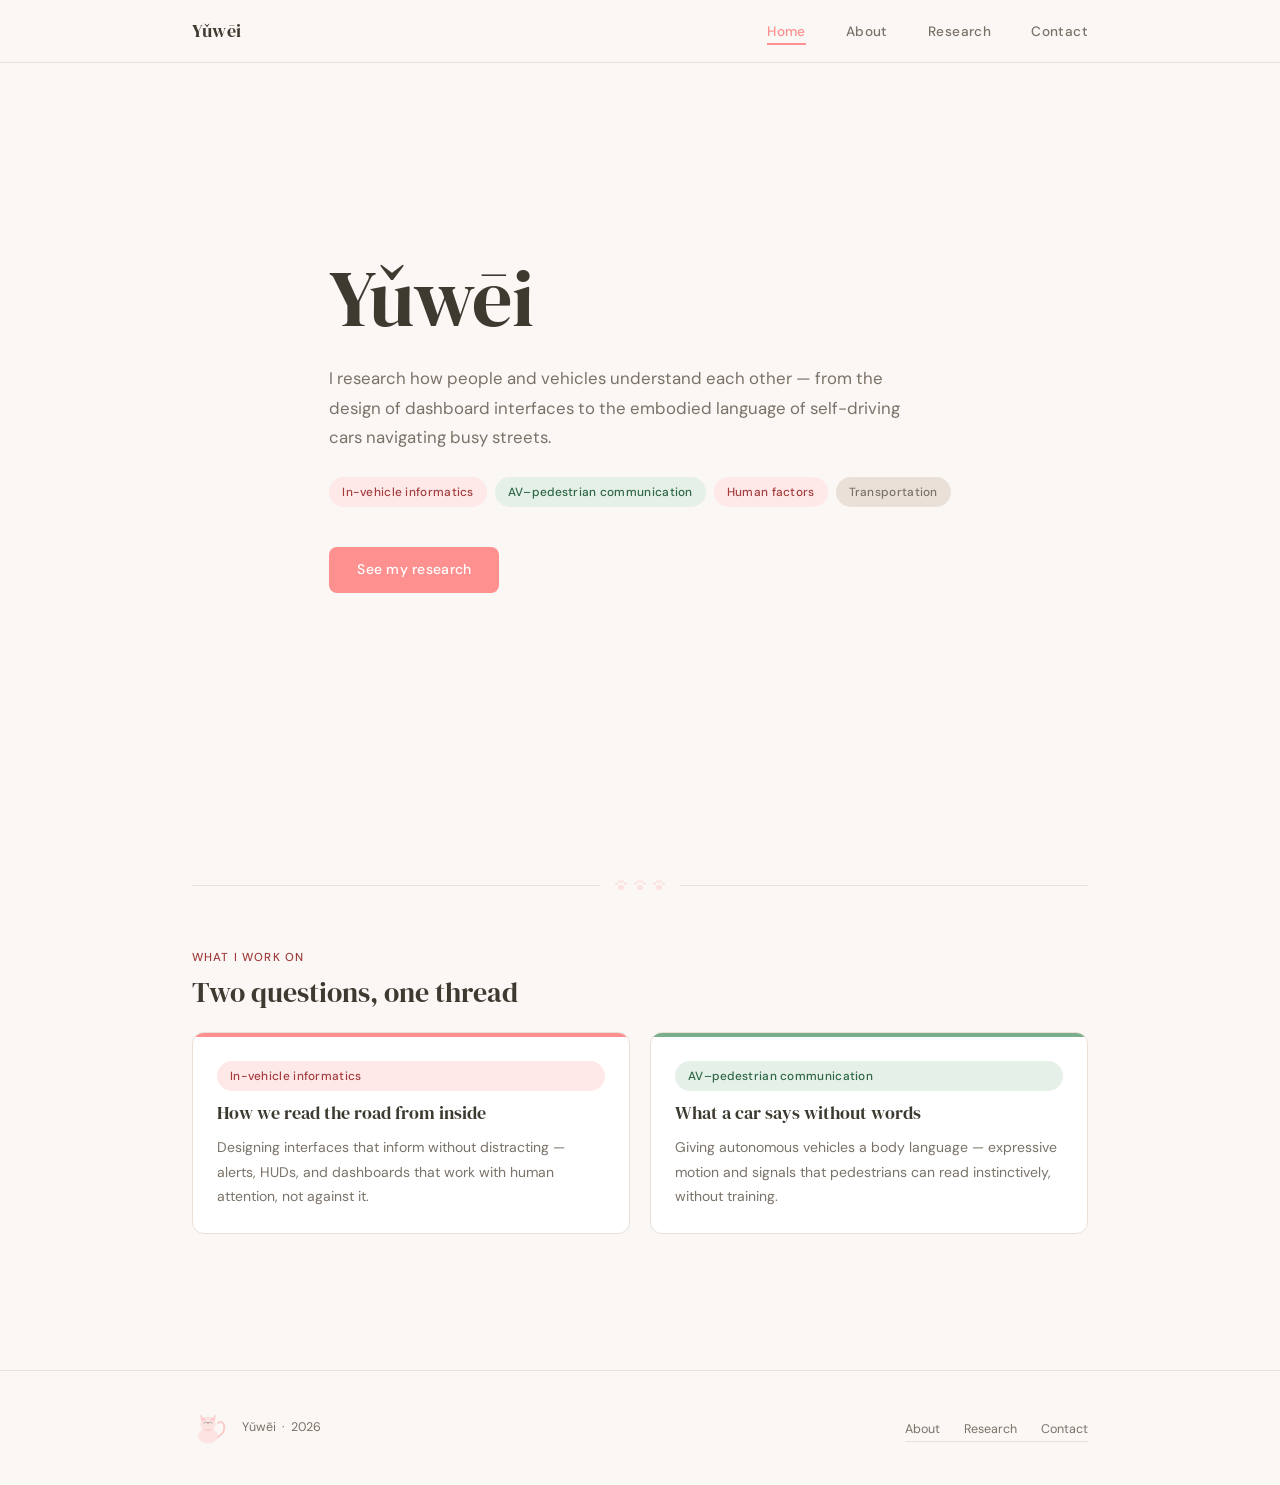
<file: index.html>
<!DOCTYPE html>
<html lang="en">
<head>
  <meta charset="UTF-8">
  <meta name="viewport" content="width=device-width, initial-scale=1.0">
  <title>Yǔwēi — Human Factors Researcher</title>
  <meta name="description" content="Yǔwēi researches how people and vehicles understand each other — in-vehicle informatics and AV–pedestrian communication.">
  <link rel="stylesheet" href="style.css">
  <link rel="icon" href="data:image/svg+xml,<svg xmlns='http://www.w3.org/2000/svg' viewBox='0 0 32 32'><polygon points='6,13 9,3 13,11' fill='%23FF9090'/><polygon points='19,11 23,3 26,13' fill='%23FF9090'/><circle cx='16' cy='19' r='11' fill='%23FF9090'/><ellipse cx='12' cy='17' rx='1.5' ry='2' fill='%23FAF7F4'/><ellipse cx='20' cy='17' rx='1.5' ry='2' fill='%23FAF7F4'/><ellipse cx='16' cy='22' rx='1.5' ry='1' fill='%23FFD0D0'/></svg>">
</head>
<body>

  <nav>
    <div class="container nav-inner">
      <a href="index.html" class="nav-brand">Yǔwēi</a>
      <ul class="nav-links">
        <li><a href="index.html" class="active">Home</a></li>
        <li><a href="about.html">About</a></li>
        <li><a href="projects.html">Research</a></li>
        <li><a href="contact.html">Contact</a></li>
      </ul>
      <button class="nav-toggle" aria-label="Toggle navigation" aria-expanded="false">
        <svg width="22" height="22" viewBox="0 0 22 22" fill="none" stroke="currentColor" stroke-width="1.5" stroke-linecap="round" aria-hidden="true">
          <line x1="3" y1="6" x2="19" y2="6"/>
          <line x1="3" y1="11" x2="19" y2="11"/>
          <line x1="3" y1="16" x2="19" y2="16"/>
        </svg>
      </button>
    </div>
  </nav>

  <main>
    <!-- Hero -->
    <section class="hero">
      <div class="container">
        <div class="fade-in">
          <h1>Yǔwēi</h1>
          <p class="subtitle">
            I research how people and vehicles understand each other —
            from the design of dashboard interfaces to the embodied
            language of self-driving cars navigating busy streets.
          </p>
          <div class="tags">
            <span class="tag tag-primary">In-vehicle informatics</span>
            <span class="tag tag-secondary">AV–pedestrian communication</span>
            <span class="tag tag-primary">Human factors</span>
            <span class="tag tag-neutral">Transportation</span>
          </div>
          <a href="projects.html" class="btn btn-primary">See my research</a>
        </div>
      </div>
    </section>

    <!-- Research threads -->
    <section class="section">
      <div class="container">

        <div class="paw-divider">
          <div class="paw-divider-line"></div>
          <div class="paw-divider-icon">
            <svg width="14" height="14" viewBox="0 0 14 14" fill="currentColor" aria-hidden="true"><ellipse cx="7" cy="9.5" rx="3" ry="2.5"/><ellipse cx="2.5" cy="5.5" rx="1.4" ry="1.2"/><ellipse cx="5.5" cy="3.5" rx="1.4" ry="1.2"/><ellipse cx="8.5" cy="3.5" rx="1.4" ry="1.2"/><ellipse cx="11.5" cy="5.5" rx="1.4" ry="1.2"/></svg>
            <svg width="14" height="14" viewBox="0 0 14 14" fill="currentColor" aria-hidden="true"><ellipse cx="7" cy="9.5" rx="3" ry="2.5"/><ellipse cx="2.5" cy="5.5" rx="1.4" ry="1.2"/><ellipse cx="5.5" cy="3.5" rx="1.4" ry="1.2"/><ellipse cx="8.5" cy="3.5" rx="1.4" ry="1.2"/><ellipse cx="11.5" cy="5.5" rx="1.4" ry="1.2"/></svg>
            <svg width="14" height="14" viewBox="0 0 14 14" fill="currentColor" aria-hidden="true"><ellipse cx="7" cy="9.5" rx="3" ry="2.5"/><ellipse cx="2.5" cy="5.5" rx="1.4" ry="1.2"/><ellipse cx="5.5" cy="3.5" rx="1.4" ry="1.2"/><ellipse cx="8.5" cy="3.5" rx="1.4" ry="1.2"/><ellipse cx="11.5" cy="5.5" rx="1.4" ry="1.2"/></svg>
          </div>
          <div class="paw-divider-line"></div>
        </div>

        <p class="section-label">What I work on</p>
        <h2 class="section-title">Two questions, one thread</h2>

        <div class="research-threads">
          <div class="thread-card fade-in">
            <div class="thread-accent" style="background: var(--primary);"></div>
            <div class="thread-body">
              <span class="tag tag-primary">In-vehicle informatics</span>
              <h3>How we read the road from inside</h3>
              <p>Designing interfaces that inform without distracting — alerts, HUDs, and dashboards that work with human attention, not against it.</p>
            </div>
          </div>
          <div class="thread-card fade-in">
            <div class="thread-accent" style="background: var(--secondary);"></div>
            <div class="thread-body">
              <span class="tag tag-secondary">AV–pedestrian communication</span>
              <h3>What a car says without words</h3>
              <p>Giving autonomous vehicles a body language — expressive motion and signals that pedestrians can read instinctively, without training.</p>
            </div>
          </div>
        </div>

      </div>
    </section>
  </main>

  <footer>
    <div class="container footer-inner">
      <div class="footer-cat">
        <svg width="38" height="34" viewBox="0 0 38 34" fill="none" aria-hidden="true">
          <path d="M26 26 Q34 21 32 14 Q30 9 26 12" stroke="#FF9090" stroke-width="1.8" stroke-linecap="round" fill="none" opacity="0.45"/>
          <ellipse cx="16" cy="25" rx="10" ry="7.5" fill="#FF9090" opacity="0.18"/>
          <circle cx="16" cy="13" r="7.5" fill="#FF9090" opacity="0.18"/>
          <polygon points="9,10 8,3 14,9" fill="#FF9090" opacity="0.32"/>
          <polygon points="18,9 24,3 23,10" fill="#FF9090" opacity="0.32"/>
          <path d="M12 12 Q14 10.5 16 12" stroke="#3D3A30" stroke-width="1.2" stroke-linecap="round" fill="none" opacity="0.32"/>
          <path d="M16 12 Q18 10.5 20 12" stroke="#3D3A30" stroke-width="1.2" stroke-linecap="round" fill="none" opacity="0.32"/>
        </svg>
        <span class="footer-copy">Yǔwēi &nbsp;·&nbsp; 2026</span>
      </div>
      <nav aria-label="Footer navigation">
        <ul style="display:flex; gap:1.5rem; list-style:none;">
          <li><a href="about.html" style="font-size:0.78rem; color:var(--text-muted);">About</a></li>
          <li><a href="projects.html" style="font-size:0.78rem; color:var(--text-muted);">Research</a></li>
          <li><a href="contact.html" style="font-size:0.78rem; color:var(--text-muted);">Contact</a></li>
        </ul>
      </nav>
    </div>
  </footer>

  <script src="main.js"></script>
</body>
</html>
</file>
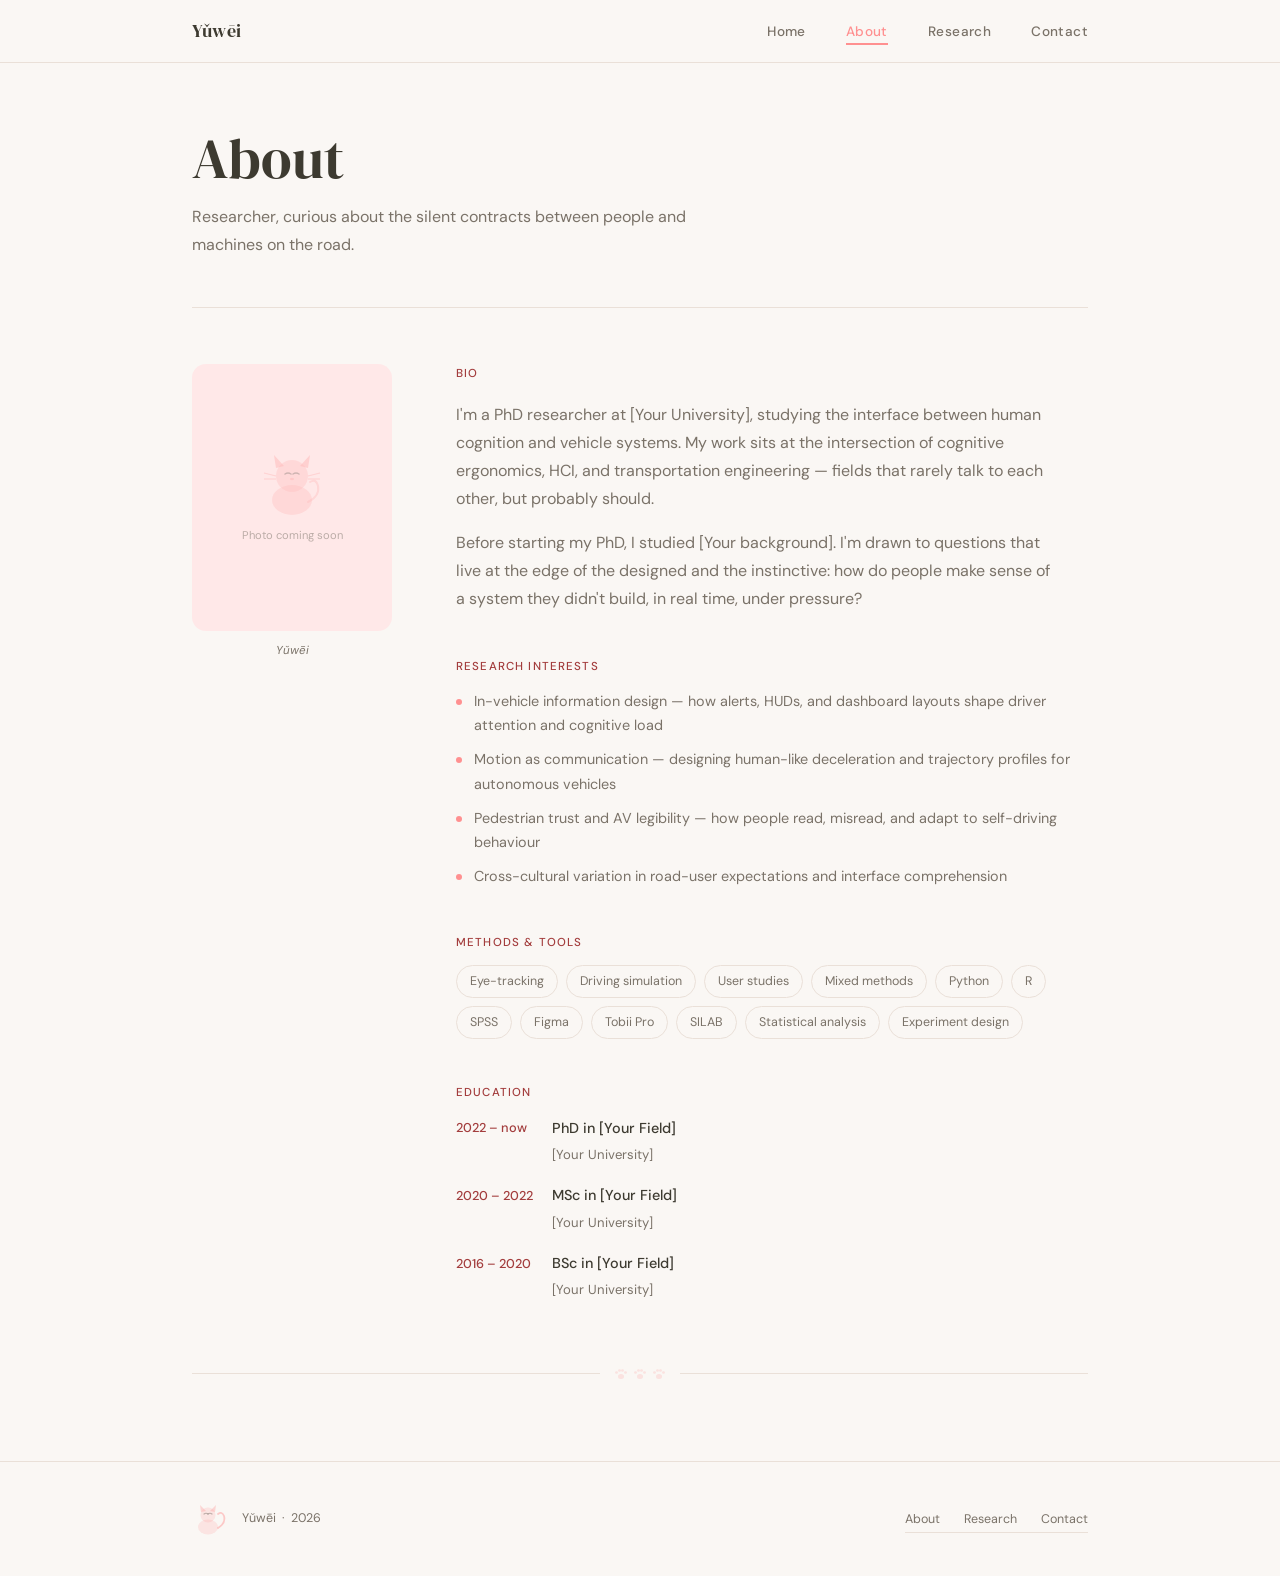
<file: about.html>
<!DOCTYPE html>
<html lang="en">
<head>
  <meta charset="UTF-8">
  <meta name="viewport" content="width=device-width, initial-scale=1.0">
  <title>About — Yǔwēi</title>
  <meta name="description" content="About Yǔwēi — human factors researcher in transportation, in-vehicle informatics, and AV–pedestrian communication.">
  <link rel="stylesheet" href="style.css">
  <link rel="icon" href="data:image/svg+xml,<svg xmlns='http://www.w3.org/2000/svg' viewBox='0 0 32 32'><polygon points='6,13 9,3 13,11' fill='%23FF9090'/><polygon points='19,11 23,3 26,13' fill='%23FF9090'/><circle cx='16' cy='19' r='11' fill='%23FF9090'/><ellipse cx='12' cy='17' rx='1.5' ry='2' fill='%23FAF7F4'/><ellipse cx='20' cy='17' rx='1.5' ry='2' fill='%23FAF7F4'/><ellipse cx='16' cy='22' rx='1.5' ry='1' fill='%23FFD0D0'/></svg>">
</head>
<body>

  <nav>
    <div class="container nav-inner">
      <a href="index.html" class="nav-brand">Yǔwēi</a>
      <ul class="nav-links">
        <li><a href="index.html">Home</a></li>
        <li><a href="about.html" class="active">About</a></li>
        <li><a href="projects.html">Research</a></li>
        <li><a href="contact.html">Contact</a></li>
      </ul>
      <button class="nav-toggle" aria-label="Toggle navigation" aria-expanded="false">
        <svg width="22" height="22" viewBox="0 0 22 22" fill="none" stroke="currentColor" stroke-width="1.5" stroke-linecap="round" aria-hidden="true">
          <line x1="3" y1="6" x2="19" y2="6"/>
          <line x1="3" y1="11" x2="19" y2="11"/>
          <line x1="3" y1="16" x2="19" y2="16"/>
        </svg>
      </button>
    </div>
  </nav>

  <main>
    <div class="container">

      <header class="page-header fade-in">
        <h1>About</h1>
        <p class="subtitle">Researcher, curious about the silent contracts between people and machines on the road.</p>
      </header>

      <div class="about-layout">

        <!-- Photo column -->
        <div class="photo-wrap fade-in">
          <div class="photo-frame">
            <!-- Replace the block below with: <img src="photo.jpg" alt="Yǔwēi"> -->
            <div style="display:flex; flex-direction:column; align-items:center; gap:0.5rem; opacity:0.5;">
              <svg width="72" height="68" viewBox="0 0 72 68" fill="none" aria-hidden="true">
                <ellipse cx="36" cy="50" rx="20" ry="15" fill="#FF9090" opacity="0.35"/>
                <circle cx="36" cy="26" r="16" fill="#FF9090" opacity="0.35"/>
                <polygon points="20,18 18,5 28,16" fill="#FF9090" opacity="0.55"/>
                <polygon points="44,16 54,5 52,18" fill="#FF9090" opacity="0.55"/>
                <line x1="20" y1="26" x2="8" y2="23" stroke="#FF9090" stroke-width="1.2" opacity="0.5"/>
                <line x1="20" y1="29" x2="8" y2="29" stroke="#FF9090" stroke-width="1.2" opacity="0.5"/>
                <line x1="52" y1="26" x2="64" y2="23" stroke="#FF9090" stroke-width="1.2" opacity="0.5"/>
                <line x1="52" y1="29" x2="64" y2="29" stroke="#FF9090" stroke-width="1.2" opacity="0.5"/>
                <path d="M29 24 Q32 22 35 24" stroke="#3D3A30" stroke-width="1.5" stroke-linecap="round" fill="none" opacity="0.5"/>
                <path d="M37 24 Q40 22 43 24" stroke="#3D3A30" stroke-width="1.5" stroke-linecap="round" fill="none" opacity="0.5"/>
                <ellipse cx="36" cy="29" rx="2" ry="1.3" fill="#FF9090" opacity="0.55"/>
                <path d="M52 52 Q64 46 62 36 Q60 28 54 32" stroke="#FF9090" stroke-width="2" stroke-linecap="round" fill="none" opacity="0.4"/>
              </svg>
              <span style="font-size:0.7rem; color:var(--text-muted);">Photo coming soon</span>
            </div>
          </div>
          <p class="photo-caption">Yǔwēi</p>
        </div>

        <!-- Content column -->
        <div class="about-content">

          <div class="about-bio fade-in">
            <p class="section-label">Bio</p>
            <p>
              I'm a PhD researcher at [Your University], studying the interface between human cognition
              and vehicle systems. My work sits at the intersection of cognitive ergonomics, HCI, and
              transportation engineering — fields that rarely talk to each other, but probably should.
            </p>
            <p>
              Before starting my PhD, I studied [Your background]. I'm drawn to questions that live at
              the edge of the designed and the instinctive: how do people make sense of a system they
              didn't build, in real time, under pressure?
            </p>
          </div>

          <div class="fade-in">
            <p class="section-label">Research interests</p>
            <ul class="interest-list">
              <li>
                <span class="interest-bullet"></span>
                <span>In-vehicle information design — how alerts, HUDs, and dashboard layouts shape driver attention and cognitive load</span>
              </li>
              <li>
                <span class="interest-bullet"></span>
                <span>Motion as communication — designing human-like deceleration and trajectory profiles for autonomous vehicles</span>
              </li>
              <li>
                <span class="interest-bullet"></span>
                <span>Pedestrian trust and AV legibility — how people read, misread, and adapt to self-driving behaviour</span>
              </li>
              <li>
                <span class="interest-bullet"></span>
                <span>Cross-cultural variation in road-user expectations and interface comprehension</span>
              </li>
            </ul>
          </div>

          <div class="fade-in">
            <p class="section-label">Methods & tools</p>
            <div class="skills-wrap">
              <span class="skill-pill">Eye-tracking</span>
              <span class="skill-pill">Driving simulation</span>
              <span class="skill-pill">User studies</span>
              <span class="skill-pill">Mixed methods</span>
              <span class="skill-pill">Python</span>
              <span class="skill-pill">R</span>
              <span class="skill-pill">SPSS</span>
              <span class="skill-pill">Figma</span>
              <span class="skill-pill">Tobii Pro</span>
              <span class="skill-pill">SILAB</span>
              <span class="skill-pill">Statistical analysis</span>
              <span class="skill-pill">Experiment design</span>
            </div>
          </div>

          <div class="fade-in">
            <p class="section-label">Education</p>
            <div class="edu-list">
              <div class="edu-item">
                <span class="edu-year">2022 – now</span>
                <div class="edu-detail">
                  <strong>PhD in [Your Field]</strong>
                  <span>[Your University]</span>
                </div>
              </div>
              <div class="edu-item">
                <span class="edu-year">2020 – 2022</span>
                <div class="edu-detail">
                  <strong>MSc in [Your Field]</strong>
                  <span>[Your University]</span>
                </div>
              </div>
              <div class="edu-item">
                <span class="edu-year">2016 – 2020</span>
                <div class="edu-detail">
                  <strong>BSc in [Your Field]</strong>
                  <span>[Your University]</span>
                </div>
              </div>
            </div>
          </div>

        </div>
      </div>

      <div class="paw-divider" style="margin-top:4rem;">
        <div class="paw-divider-line"></div>
        <div class="paw-divider-icon">
          <svg width="14" height="14" viewBox="0 0 14 14" fill="currentColor" aria-hidden="true"><ellipse cx="7" cy="9.5" rx="3" ry="2.5"/><ellipse cx="2.5" cy="5.5" rx="1.4" ry="1.2"/><ellipse cx="5.5" cy="3.5" rx="1.4" ry="1.2"/><ellipse cx="8.5" cy="3.5" rx="1.4" ry="1.2"/><ellipse cx="11.5" cy="5.5" rx="1.4" ry="1.2"/></svg>
          <svg width="14" height="14" viewBox="0 0 14 14" fill="currentColor" aria-hidden="true"><ellipse cx="7" cy="9.5" rx="3" ry="2.5"/><ellipse cx="2.5" cy="5.5" rx="1.4" ry="1.2"/><ellipse cx="5.5" cy="3.5" rx="1.4" ry="1.2"/><ellipse cx="8.5" cy="3.5" rx="1.4" ry="1.2"/><ellipse cx="11.5" cy="5.5" rx="1.4" ry="1.2"/></svg>
          <svg width="14" height="14" viewBox="0 0 14 14" fill="currentColor" aria-hidden="true"><ellipse cx="7" cy="9.5" rx="3" ry="2.5"/><ellipse cx="2.5" cy="5.5" rx="1.4" ry="1.2"/><ellipse cx="5.5" cy="3.5" rx="1.4" ry="1.2"/><ellipse cx="8.5" cy="3.5" rx="1.4" ry="1.2"/><ellipse cx="11.5" cy="5.5" rx="1.4" ry="1.2"/></svg>
        </div>
        <div class="paw-divider-line"></div>
      </div>

    </div>
  </main>

  <footer>
    <div class="container footer-inner">
      <div class="footer-cat">
        <svg width="38" height="34" viewBox="0 0 38 34" fill="none" aria-hidden="true">
          <path d="M26 26 Q34 21 32 14 Q30 9 26 12" stroke="#FF9090" stroke-width="1.8" stroke-linecap="round" fill="none" opacity="0.45"/>
          <ellipse cx="16" cy="25" rx="10" ry="7.5" fill="#FF9090" opacity="0.18"/>
          <circle cx="16" cy="13" r="7.5" fill="#FF9090" opacity="0.18"/>
          <polygon points="9,10 8,3 14,9" fill="#FF9090" opacity="0.32"/>
          <polygon points="18,9 24,3 23,10" fill="#FF9090" opacity="0.32"/>
          <path d="M12 12 Q14 10.5 16 12" stroke="#3D3A30" stroke-width="1.2" stroke-linecap="round" fill="none" opacity="0.32"/>
          <path d="M16 12 Q18 10.5 20 12" stroke="#3D3A30" stroke-width="1.2" stroke-linecap="round" fill="none" opacity="0.32"/>
        </svg>
        <span class="footer-copy">Yǔwēi &nbsp;·&nbsp; 2026</span>
      </div>
      <nav aria-label="Footer navigation">
        <ul style="display:flex; gap:1.5rem; list-style:none;">
          <li><a href="about.html" style="font-size:0.78rem; color:var(--text-muted);">About</a></li>
          <li><a href="projects.html" style="font-size:0.78rem; color:var(--text-muted);">Research</a></li>
          <li><a href="contact.html" style="font-size:0.78rem; color:var(--text-muted);">Contact</a></li>
        </ul>
      </nav>
    </div>
  </footer>

  <script src="main.js"></script>
</body>
</html>
</file>
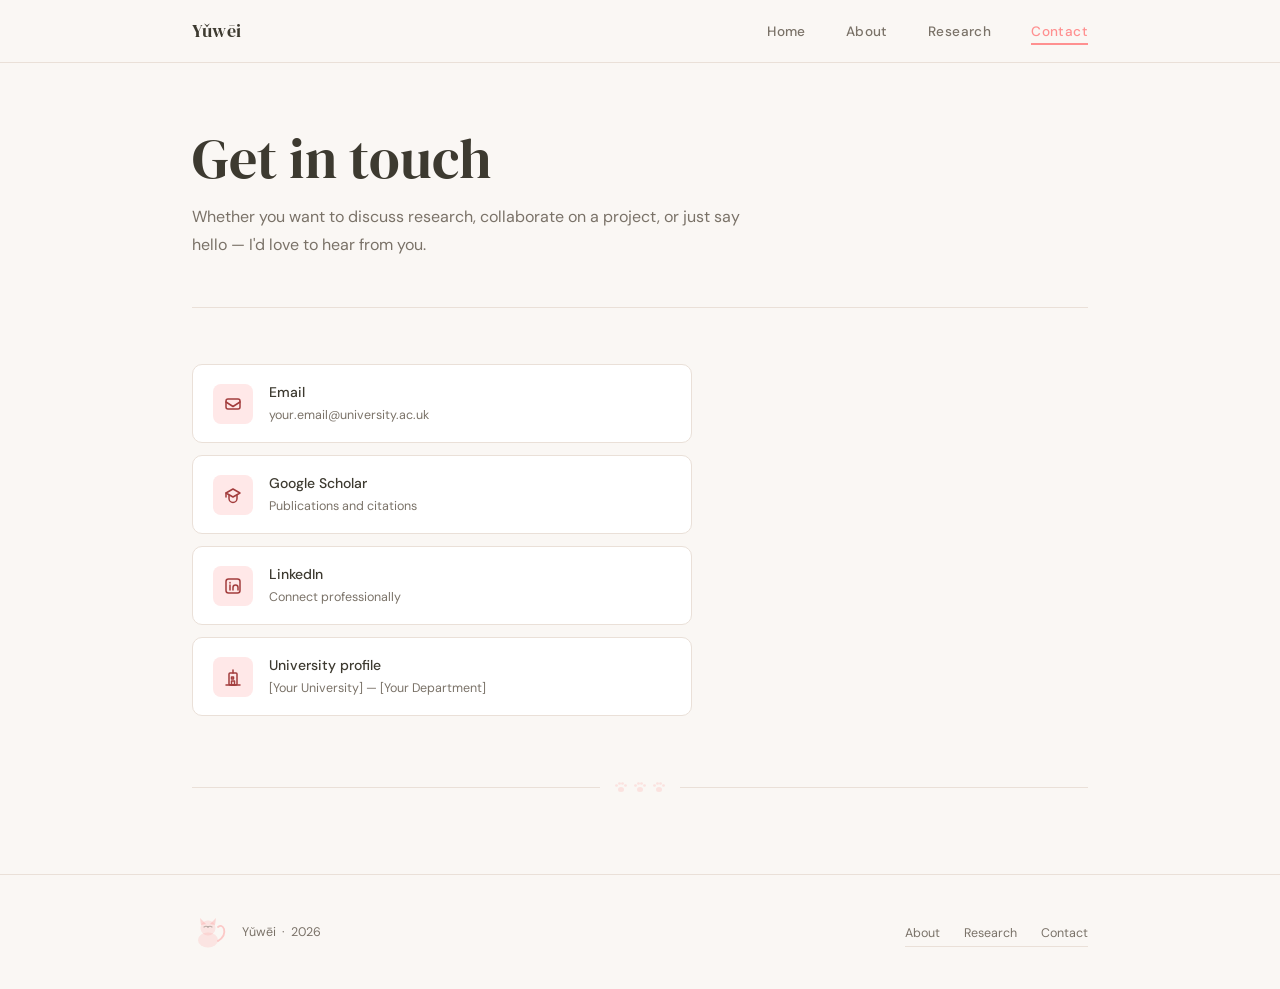
<file: contact.html>
<!DOCTYPE html>
<html lang="en">
<head>
  <meta charset="UTF-8">
  <meta name="viewport" content="width=device-width, initial-scale=1.0">
  <title>Contact — Yǔwēi</title>
  <meta name="description" content="Get in touch with Yǔwēi — human factors researcher in transportation.">
  <link rel="stylesheet" href="style.css">
  <link rel="icon" href="data:image/svg+xml,<svg xmlns='http://www.w3.org/2000/svg' viewBox='0 0 32 32'><polygon points='6,13 9,3 13,11' fill='%23FF9090'/><polygon points='19,11 23,3 26,13' fill='%23FF9090'/><circle cx='16' cy='19' r='11' fill='%23FF9090'/><ellipse cx='12' cy='17' rx='1.5' ry='2' fill='%23FAF7F4'/><ellipse cx='20' cy='17' rx='1.5' ry='2' fill='%23FAF7F4'/><ellipse cx='16' cy='22' rx='1.5' ry='1' fill='%23FFD0D0'/></svg>">
</head>
<body>

  <nav>
    <div class="container nav-inner">
      <a href="index.html" class="nav-brand">Yǔwēi</a>
      <ul class="nav-links">
        <li><a href="index.html">Home</a></li>
        <li><a href="about.html">About</a></li>
        <li><a href="projects.html">Research</a></li>
        <li><a href="contact.html" class="active">Contact</a></li>
      </ul>
      <button class="nav-toggle" aria-label="Toggle navigation" aria-expanded="false">
        <svg width="22" height="22" viewBox="0 0 22 22" fill="none" stroke="currentColor" stroke-width="1.5" stroke-linecap="round" aria-hidden="true">
          <line x1="3" y1="6" x2="19" y2="6"/>
          <line x1="3" y1="11" x2="19" y2="11"/>
          <line x1="3" y1="16" x2="19" y2="16"/>
        </svg>
      </button>
    </div>
  </nav>

  <main>
    <div class="container">

      <header class="page-header fade-in">
        <h1>Get in touch</h1>
        <p class="subtitle">Whether you want to discuss research, collaborate on a project, or just say hello — I'd love to hear from you.</p>
      </header>

      <div class="fade-in">
        <div class="contact-links">

          <!-- Email -->
          <a href="mailto:your.email@university.ac.uk" class="contact-item">
            <div class="contact-icon" aria-hidden="true">
              <svg width="18" height="18" viewBox="0 0 18 18" fill="none" stroke="currentColor" stroke-width="1.5" stroke-linecap="round" stroke-linejoin="round">
                <rect x="2" y="4" width="14" height="10" rx="2"/>
                <path d="M2 7l7 4.5L16 7"/>
              </svg>
            </div>
            <div>
              <span class="contact-label">Email</span>
              <span class="contact-sublabel">your.email@university.ac.uk</span>
            </div>
          </a>

          <!-- Google Scholar -->
          <a href="https://scholar.google.com/citations?user=YOURID" target="_blank" rel="noopener noreferrer" class="contact-item">
            <div class="contact-icon" aria-hidden="true">
              <svg width="18" height="18" viewBox="0 0 18 18" fill="none" stroke="currentColor" stroke-width="1.5" stroke-linecap="round" stroke-linejoin="round">
                <path d="M9 3L2 7l7 4 7-4-7-4z"/>
                <path d="M2 7v4"/>
                <path d="M5 9.5v3a4 4 0 008 0V9.5"/>
              </svg>
            </div>
            <div>
              <span class="contact-label">Google Scholar</span>
              <span class="contact-sublabel">Publications and citations</span>
            </div>
          </a>

          <!-- LinkedIn -->
          <a href="https://linkedin.com/in/yourprofile" target="_blank" rel="noopener noreferrer" class="contact-item">
            <div class="contact-icon" aria-hidden="true">
              <svg width="18" height="18" viewBox="0 0 18 18" fill="none" stroke="currentColor" stroke-width="1.5" stroke-linecap="round" stroke-linejoin="round">
                <rect x="2" y="2" width="14" height="14" rx="2.5"/>
                <line x1="6" y1="8" x2="6" y2="13"/>
                <line x1="6" y1="5.5" x2="6" y2="6"/>
                <path d="M9 13V10.5c0-1.4 1-2.5 2.5-2.5S14 9.1 14 10.5V13"/>
              </svg>
            </div>
            <div>
              <span class="contact-label">LinkedIn</span>
              <span class="contact-sublabel">Connect professionally</span>
            </div>
          </a>

          <!-- University profile -->
          <a href="https://yourschool.ac.uk/people/yourprofile" target="_blank" rel="noopener noreferrer" class="contact-item">
            <div class="contact-icon" aria-hidden="true">
              <svg width="18" height="18" viewBox="0 0 18 18" fill="none" stroke="currentColor" stroke-width="1.5" stroke-linecap="round" stroke-linejoin="round">
                <path d="M2 17h14"/>
                <rect x="5" y="5" width="8" height="12" rx="1"/>
                <path d="M9 2v3"/>
                <rect x="7.5" y="9" width="2" height="2"/>
                <rect x="7.5" y="13" width="3" height="4"/>
              </svg>
            </div>
            <div>
              <span class="contact-label">University profile</span>
              <span class="contact-sublabel">[Your University] — [Your Department]</span>
            </div>
          </a>

        </div>
      </div>

      <div class="paw-divider" style="margin-top:4rem;">
        <div class="paw-divider-line"></div>
        <div class="paw-divider-icon">
          <svg width="14" height="14" viewBox="0 0 14 14" fill="currentColor" aria-hidden="true"><ellipse cx="7" cy="9.5" rx="3" ry="2.5"/><ellipse cx="2.5" cy="5.5" rx="1.4" ry="1.2"/><ellipse cx="5.5" cy="3.5" rx="1.4" ry="1.2"/><ellipse cx="8.5" cy="3.5" rx="1.4" ry="1.2"/><ellipse cx="11.5" cy="5.5" rx="1.4" ry="1.2"/></svg>
          <svg width="14" height="14" viewBox="0 0 14 14" fill="currentColor" aria-hidden="true"><ellipse cx="7" cy="9.5" rx="3" ry="2.5"/><ellipse cx="2.5" cy="5.5" rx="1.4" ry="1.2"/><ellipse cx="5.5" cy="3.5" rx="1.4" ry="1.2"/><ellipse cx="8.5" cy="3.5" rx="1.4" ry="1.2"/><ellipse cx="11.5" cy="5.5" rx="1.4" ry="1.2"/></svg>
          <svg width="14" height="14" viewBox="0 0 14 14" fill="currentColor" aria-hidden="true"><ellipse cx="7" cy="9.5" rx="3" ry="2.5"/><ellipse cx="2.5" cy="5.5" rx="1.4" ry="1.2"/><ellipse cx="5.5" cy="3.5" rx="1.4" ry="1.2"/><ellipse cx="8.5" cy="3.5" rx="1.4" ry="1.2"/><ellipse cx="11.5" cy="5.5" rx="1.4" ry="1.2"/></svg>
        </div>
        <div class="paw-divider-line"></div>
      </div>

    </div>
  </main>

  <footer>
    <div class="container footer-inner">
      <div class="footer-cat">
        <svg width="38" height="34" viewBox="0 0 38 34" fill="none" aria-hidden="true">
          <path d="M26 26 Q34 21 32 14 Q30 9 26 12" stroke="#FF9090" stroke-width="1.8" stroke-linecap="round" fill="none" opacity="0.45"/>
          <ellipse cx="16" cy="25" rx="10" ry="7.5" fill="#FF9090" opacity="0.18"/>
          <circle cx="16" cy="13" r="7.5" fill="#FF9090" opacity="0.18"/>
          <polygon points="9,10 8,3 14,9" fill="#FF9090" opacity="0.32"/>
          <polygon points="18,9 24,3 23,10" fill="#FF9090" opacity="0.32"/>
          <path d="M12 12 Q14 10.5 16 12" stroke="#3D3A30" stroke-width="1.2" stroke-linecap="round" fill="none" opacity="0.32"/>
          <path d="M16 12 Q18 10.5 20 12" stroke="#3D3A30" stroke-width="1.2" stroke-linecap="round" fill="none" opacity="0.32"/>
        </svg>
        <span class="footer-copy">Yǔwēi &nbsp;·&nbsp; 2026</span>
      </div>
      <nav aria-label="Footer navigation">
        <ul style="display:flex; gap:1.5rem; list-style:none;">
          <li><a href="about.html" style="font-size:0.78rem; color:var(--text-muted);">About</a></li>
          <li><a href="projects.html" style="font-size:0.78rem; color:var(--text-muted);">Research</a></li>
          <li><a href="contact.html" style="font-size:0.78rem; color:var(--text-muted);">Contact</a></li>
        </ul>
      </nav>
    </div>
  </footer>

  <script src="main.js"></script>
</body>
</html>
</file>
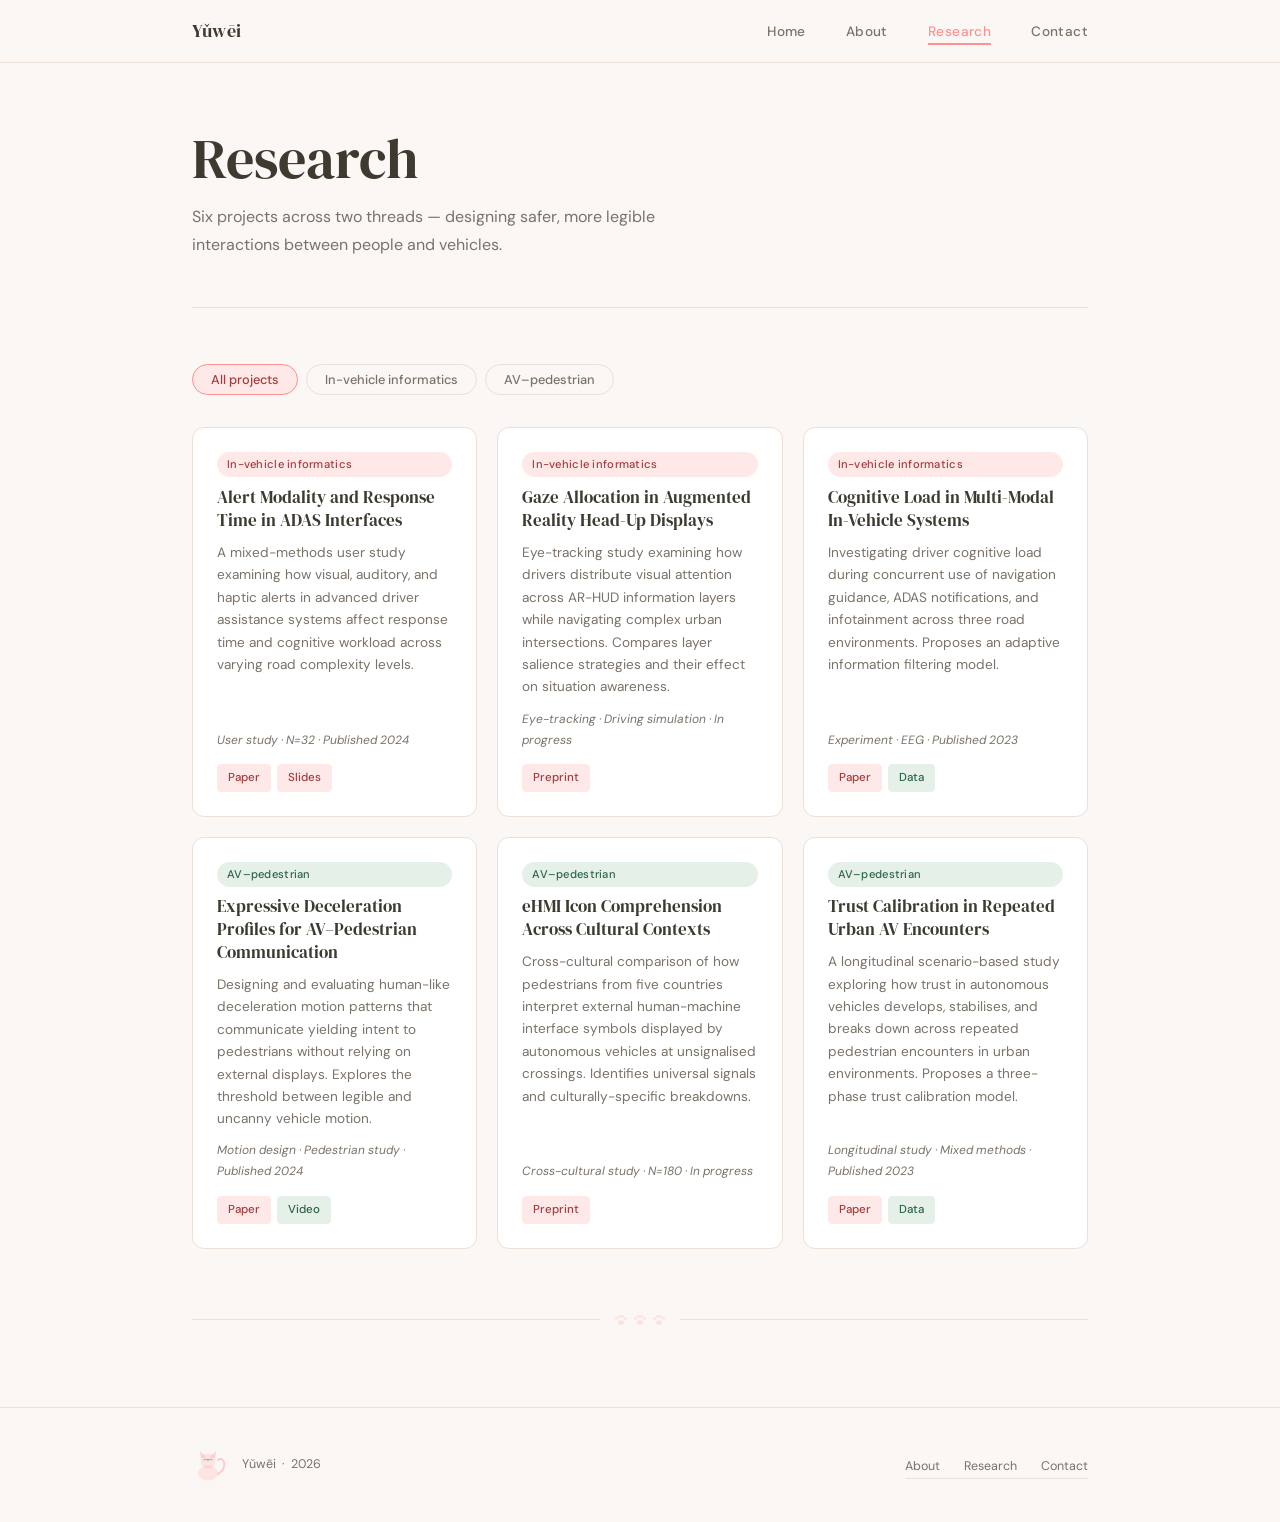
<file: projects.html>
<!DOCTYPE html>
<html lang="en">
<head>
  <meta charset="UTF-8">
  <meta name="viewport" content="width=device-width, initial-scale=1.0">
  <title>Research — Yǔwēi</title>
  <meta name="description" content="Research projects by Yǔwēi in human factors, in-vehicle informatics, and AV–pedestrian communication.">
  <link rel="stylesheet" href="style.css">
  <link rel="icon" href="data:image/svg+xml,<svg xmlns='http://www.w3.org/2000/svg' viewBox='0 0 32 32'><polygon points='6,13 9,3 13,11' fill='%23FF9090'/><polygon points='19,11 23,3 26,13' fill='%23FF9090'/><circle cx='16' cy='19' r='11' fill='%23FF9090'/><ellipse cx='12' cy='17' rx='1.5' ry='2' fill='%23FAF7F4'/><ellipse cx='20' cy='17' rx='1.5' ry='2' fill='%23FAF7F4'/><ellipse cx='16' cy='22' rx='1.5' ry='1' fill='%23FFD0D0'/></svg>">
</head>
<body>

  <nav>
    <div class="container nav-inner">
      <a href="index.html" class="nav-brand">Yǔwēi</a>
      <ul class="nav-links">
        <li><a href="index.html">Home</a></li>
        <li><a href="about.html">About</a></li>
        <li><a href="projects.html" class="active">Research</a></li>
        <li><a href="contact.html">Contact</a></li>
      </ul>
      <button class="nav-toggle" aria-label="Toggle navigation" aria-expanded="false">
        <svg width="22" height="22" viewBox="0 0 22 22" fill="none" stroke="currentColor" stroke-width="1.5" stroke-linecap="round" aria-hidden="true">
          <line x1="3" y1="6" x2="19" y2="6"/>
          <line x1="3" y1="11" x2="19" y2="11"/>
          <line x1="3" y1="16" x2="19" y2="16"/>
        </svg>
      </button>
    </div>
  </nav>

  <main>
    <div class="container">

      <header class="page-header fade-in">
        <h1>Research</h1>
        <p class="subtitle">Six projects across two threads — designing safer, more legible interactions between people and vehicles.</p>
      </header>

      <!-- Filter -->
      <div class="filter-bar fade-in" role="group" aria-label="Filter projects by category">
        <button class="filter-btn active" data-filter="all">All projects</button>
        <button class="filter-btn" data-filter="informatics">In-vehicle informatics</button>
        <button class="filter-btn" data-filter="av">AV–pedestrian</button>
      </div>

      <!-- Project grid -->
      <div class="projects-grid">

        <!-- Project 1 -->
        <article class="project-card fade-in" data-category="informatics">
          <span class="tag tag-primary">In-vehicle informatics</span>
          <h3 class="project-title">Alert Modality and Response Time in ADAS Interfaces</h3>
          <p class="project-desc">
            A mixed-methods user study examining how visual, auditory, and haptic alerts in advanced
            driver assistance systems affect response time and cognitive workload across varying road
            complexity levels.
          </p>
          <p class="project-meta">User study · N=32 · Published 2024</p>
          <div class="project-links">
            <a href="#" class="project-link">Paper</a>
            <a href="#" class="project-link">Slides</a>
          </div>
        </article>

        <!-- Project 2 -->
        <article class="project-card fade-in" data-category="informatics">
          <span class="tag tag-primary">In-vehicle informatics</span>
          <h3 class="project-title">Gaze Allocation in Augmented Reality Head-Up Displays</h3>
          <p class="project-desc">
            Eye-tracking study examining how drivers distribute visual attention across AR-HUD information
            layers while navigating complex urban intersections. Compares layer salience strategies
            and their effect on situation awareness.
          </p>
          <p class="project-meta">Eye-tracking · Driving simulation · In progress</p>
          <div class="project-links">
            <a href="#" class="project-link">Preprint</a>
          </div>
        </article>

        <!-- Project 3 -->
        <article class="project-card fade-in" data-category="informatics">
          <span class="tag tag-primary">In-vehicle informatics</span>
          <h3 class="project-title">Cognitive Load in Multi-Modal In-Vehicle Systems</h3>
          <p class="project-desc">
            Investigating driver cognitive load during concurrent use of navigation guidance, ADAS
            notifications, and infotainment across three road environments. Proposes an adaptive
            information filtering model.
          </p>
          <p class="project-meta">Experiment · EEG · Published 2023</p>
          <div class="project-links">
            <a href="#" class="project-link">Paper</a>
            <a href="#" class="project-link alt">Data</a>
          </div>
        </article>

        <!-- Project 4 -->
        <article class="project-card fade-in" data-category="av">
          <span class="tag tag-secondary">AV–pedestrian</span>
          <h3 class="project-title">Expressive Deceleration Profiles for AV–Pedestrian Communication</h3>
          <p class="project-desc">
            Designing and evaluating human-like deceleration motion patterns that communicate yielding
            intent to pedestrians without relying on external displays. Explores the threshold between
            legible and uncanny vehicle motion.
          </p>
          <p class="project-meta">Motion design · Pedestrian study · Published 2024</p>
          <div class="project-links">
            <a href="#" class="project-link">Paper</a>
            <a href="#" class="project-link alt">Video</a>
          </div>
        </article>

        <!-- Project 5 -->
        <article class="project-card fade-in" data-category="av">
          <span class="tag tag-secondary">AV–pedestrian</span>
          <h3 class="project-title">eHMI Icon Comprehension Across Cultural Contexts</h3>
          <p class="project-desc">
            Cross-cultural comparison of how pedestrians from five countries interpret external
            human-machine interface symbols displayed by autonomous vehicles at unsignalised crossings.
            Identifies universal signals and culturally-specific breakdowns.
          </p>
          <p class="project-meta">Cross-cultural study · N=180 · In progress</p>
          <div class="project-links">
            <a href="#" class="project-link">Preprint</a>
          </div>
        </article>

        <!-- Project 6 -->
        <article class="project-card fade-in" data-category="av">
          <span class="tag tag-secondary">AV–pedestrian</span>
          <h3 class="project-title">Trust Calibration in Repeated Urban AV Encounters</h3>
          <p class="project-desc">
            A longitudinal scenario-based study exploring how trust in autonomous vehicles develops,
            stabilises, and breaks down across repeated pedestrian encounters in urban environments.
            Proposes a three-phase trust calibration model.
          </p>
          <p class="project-meta">Longitudinal study · Mixed methods · Published 2023</p>
          <div class="project-links">
            <a href="#" class="project-link">Paper</a>
            <a href="#" class="project-link alt">Data</a>
          </div>
        </article>

      </div>

      <div class="paw-divider" style="margin-top:4rem;">
        <div class="paw-divider-line"></div>
        <div class="paw-divider-icon">
          <svg width="14" height="14" viewBox="0 0 14 14" fill="currentColor" aria-hidden="true"><ellipse cx="7" cy="9.5" rx="3" ry="2.5"/><ellipse cx="2.5" cy="5.5" rx="1.4" ry="1.2"/><ellipse cx="5.5" cy="3.5" rx="1.4" ry="1.2"/><ellipse cx="8.5" cy="3.5" rx="1.4" ry="1.2"/><ellipse cx="11.5" cy="5.5" rx="1.4" ry="1.2"/></svg>
          <svg width="14" height="14" viewBox="0 0 14 14" fill="currentColor" aria-hidden="true"><ellipse cx="7" cy="9.5" rx="3" ry="2.5"/><ellipse cx="2.5" cy="5.5" rx="1.4" ry="1.2"/><ellipse cx="5.5" cy="3.5" rx="1.4" ry="1.2"/><ellipse cx="8.5" cy="3.5" rx="1.4" ry="1.2"/><ellipse cx="11.5" cy="5.5" rx="1.4" ry="1.2"/></svg>
          <svg width="14" height="14" viewBox="0 0 14 14" fill="currentColor" aria-hidden="true"><ellipse cx="7" cy="9.5" rx="3" ry="2.5"/><ellipse cx="2.5" cy="5.5" rx="1.4" ry="1.2"/><ellipse cx="5.5" cy="3.5" rx="1.4" ry="1.2"/><ellipse cx="8.5" cy="3.5" rx="1.4" ry="1.2"/><ellipse cx="11.5" cy="5.5" rx="1.4" ry="1.2"/></svg>
        </div>
        <div class="paw-divider-line"></div>
      </div>

    </div>
  </main>

  <footer>
    <div class="container footer-inner">
      <div class="footer-cat">
        <svg width="38" height="34" viewBox="0 0 38 34" fill="none" aria-hidden="true">
          <path d="M26 26 Q34 21 32 14 Q30 9 26 12" stroke="#FF9090" stroke-width="1.8" stroke-linecap="round" fill="none" opacity="0.45"/>
          <ellipse cx="16" cy="25" rx="10" ry="7.5" fill="#FF9090" opacity="0.18"/>
          <circle cx="16" cy="13" r="7.5" fill="#FF9090" opacity="0.18"/>
          <polygon points="9,10 8,3 14,9" fill="#FF9090" opacity="0.32"/>
          <polygon points="18,9 24,3 23,10" fill="#FF9090" opacity="0.32"/>
          <path d="M12 12 Q14 10.5 16 12" stroke="#3D3A30" stroke-width="1.2" stroke-linecap="round" fill="none" opacity="0.32"/>
          <path d="M16 12 Q18 10.5 20 12" stroke="#3D3A30" stroke-width="1.2" stroke-linecap="round" fill="none" opacity="0.32"/>
        </svg>
        <span class="footer-copy">Yǔwēi &nbsp;·&nbsp; 2026</span>
      </div>
      <nav aria-label="Footer navigation">
        <ul style="display:flex; gap:1.5rem; list-style:none;">
          <li><a href="about.html" style="font-size:0.78rem; color:var(--text-muted);">About</a></li>
          <li><a href="projects.html" style="font-size:0.78rem; color:var(--text-muted);">Research</a></li>
          <li><a href="contact.html" style="font-size:0.78rem; color:var(--text-muted);">Contact</a></li>
        </ul>
      </nav>
    </div>
  </footer>

  <script src="main.js"></script>
</body>
</html>
</file>
<file: style.css>
@import url('https://fonts.googleapis.com/css2?family=DM+Serif+Display:ital@0;1&family=DM+Sans:ital,opsz,wght@0,9..40,300;0,9..40,400;0,9..40,500;1,9..40,300&display=swap');

/* ── Variables ── */
:root {
  --bg:               #FAF7F4;
  --bg-card:          #FFFFFF;
  --primary:          #FF9090;
  --primary-hover:    #FF6E6E;
  --primary-light:    #FFE8E8;
  --primary-text:     #A33D3D;
  --secondary:        #7BAE8A;
  --secondary-light:  #E4F0E8;
  --secondary-text:   #2E6644;
  --text:             #3D3A30;
  --text-muted:       #7A7268;
  --border:           #EAE0D8;
}

/* ── Reset ── */
*, *::before, *::after { box-sizing: border-box; margin: 0; padding: 0; }
html { scroll-behavior: smooth; }

body {
  background-color: var(--bg);
  color: var(--text);
  font-family: 'DM Sans', system-ui, -apple-system, sans-serif;
  line-height: 1.7;
  -webkit-font-smoothing: antialiased;
}

img { max-width: 100%; display: block; }
a { color: inherit; text-decoration: none; transition: color 0.2s; }

/* ── Typography ── */
h1, h2, h3 {
  font-family: 'DM Serif Display', Georgia, serif;
  font-weight: 400;
  line-height: 1.15;
  color: var(--text);
}
h1 { font-size: clamp(2.5rem, 7vw, 5rem); }
h2 { font-size: clamp(1.5rem, 3.5vw, 2.2rem); }
h3 { font-size: 1.1rem; line-height: 1.3; }
p  { color: var(--text-muted); line-height: 1.75; }

/* ── Layout ── */
.container { max-width: 960px; margin: 0 auto; padding: 0 2rem; }

/* ── Nav ── */
nav {
  position: sticky;
  top: 0;
  background: var(--bg);
  border-bottom: 1px solid var(--border);
  z-index: 100;
}

.nav-inner {
  display: flex;
  align-items: center;
  justify-content: space-between;
  height: 62px;
}

.nav-brand {
  font-family: 'DM Serif Display', Georgia, serif;
  font-size: 1.15rem;
  color: var(--text);
  letter-spacing: 0.01em;
}
.nav-brand:hover { color: var(--primary); }

.nav-links {
  display: flex;
  gap: 2.5rem;
  list-style: none;
}

.nav-links a {
  font-size: 0.85rem;
  font-weight: 500;
  letter-spacing: 0.03em;
  color: var(--text-muted);
  padding-bottom: 3px;
  border-bottom: 2px solid transparent;
}
.nav-links a:hover,
.nav-links a.active {
  color: var(--primary);
  border-bottom-color: var(--primary);
}

.nav-toggle {
  display: none;
  background: none;
  border: none;
  cursor: pointer;
  padding: 8px;
  color: var(--text);
}

/* ── Hero (home page) ── */
.hero {
  padding: 6rem 0 5rem;
  min-height: calc(85vh - 62px);
  display: flex;
  align-items: center;
}
.hero h1 { margin-bottom: 1.25rem; letter-spacing: -0.01em; }
.hero .subtitle {
  font-size: 1.05rem;
  max-width: 50ch;
  margin-bottom: 1.5rem;
  color: var(--text-muted);
}

/* ── Tags ── */
.tags { display: flex; flex-wrap: wrap; gap: 8px; margin-bottom: 2.5rem; }
.tag {
  font-size: 0.74rem;
  font-weight: 500;
  padding: 5px 13px;
  border-radius: 20px;
  letter-spacing: 0.025em;
}
.tag-primary   { background: var(--primary-light);   color: var(--primary-text); }
.tag-secondary { background: var(--secondary-light); color: var(--secondary-text); }
.tag-neutral   { background: var(--border);           color: var(--text-muted); }

/* ── Buttons ── */
.btn {
  display: inline-flex;
  align-items: center;
  gap: 6px;
  padding: 11px 28px;
  border-radius: 8px;
  font-size: 0.875rem;
  font-weight: 500;
  letter-spacing: 0.02em;
  transition: all 0.2s;
  cursor: pointer;
  border: none;
  font-family: inherit;
}
.btn-primary { background: var(--primary); color: #fff; }
.btn-primary:hover { background: var(--primary-hover); color: #fff; transform: translateY(-1px); }
.btn-outline { background: transparent; border: 1.5px solid var(--border); color: var(--text-muted); }
.btn-outline:hover { border-color: var(--primary); color: var(--primary-text); background: var(--primary-light); }

/* ── Paw divider ── */
.paw-divider { display: flex; align-items: center; gap: 14px; margin: 3.5rem 0; }
.paw-divider-line { flex: 1; height: 1px; background: var(--border); }
.paw-divider-icon { display: flex; gap: 5px; opacity: 0.2; color: var(--primary); }

/* ── Section ── */
.section { padding: 3.5rem 0; }
.section-label {
  font-size: 0.72rem;
  font-weight: 500;
  letter-spacing: 0.1em;
  text-transform: uppercase;
  color: var(--primary-text);
  margin-bottom: 0.5rem;
}
.section-title {
  font-family: 'DM Serif Display', Georgia, serif;
  font-size: 1.75rem;
  color: var(--text);
  margin-bottom: 1rem;
}

/* ── Research thread cards (home) ── */
.research-threads {
  display: grid;
  grid-template-columns: 1fr 1fr;
  gap: 1.25rem;
  margin-top: 1.5rem;
}
.thread-card {
  background: var(--bg-card);
  border: 1px solid var(--border);
  border-radius: 12px;
  overflow: hidden;
  transition: transform 0.2s, box-shadow 0.2s;
}
.thread-card:hover { transform: translateY(-2px); box-shadow: 0 6px 20px rgba(61,58,48,0.07); }
.thread-accent { height: 4px; }
.thread-body { padding: 1.5rem; display: flex; flex-direction: column; gap: 0.65rem; }
.thread-body h3 { color: var(--text); font-family: 'DM Serif Display', Georgia, serif; }
.thread-body p { font-size: 0.875rem; color: var(--text-muted); }

/* ── Page header (inner pages) ── */
.page-header { padding: 4rem 0 3rem; border-bottom: 1px solid var(--border); margin-bottom: 3.5rem; }
.page-header h1 { font-size: clamp(2rem, 5vw, 3.5rem); }
.page-header .subtitle { margin-top: 0.75rem; font-size: 1rem; color: var(--text-muted); max-width: 50ch; }

/* ── Projects ── */
.filter-bar { display: flex; gap: 8px; flex-wrap: wrap; margin-bottom: 2rem; }
.filter-btn {
  padding: 6px 18px;
  border-radius: 20px;
  border: 1px solid var(--border);
  background: transparent;
  font-size: 0.8rem;
  font-weight: 500;
  color: var(--text-muted);
  cursor: pointer;
  transition: all 0.2s;
  font-family: inherit;
}
.filter-btn:hover { border-color: var(--primary); color: var(--primary-text); }
.filter-btn.active { background: var(--primary-light); border-color: var(--primary); color: var(--primary-text); }

.projects-grid { display: grid; grid-template-columns: repeat(auto-fill, minmax(280px, 1fr)); gap: 1.25rem; }

.project-card {
  background: var(--bg-card);
  border: 1px solid var(--border);
  border-radius: 12px;
  padding: 1.5rem;
  transition: border-color 0.2s, transform 0.2s, box-shadow 0.2s;
  display: flex;
  flex-direction: column;
  gap: 0.6rem;
}
.project-card:hover { border-color: var(--primary); transform: translateY(-3px); box-shadow: 0 8px 28px rgba(255,144,144,0.1); }
.project-card.hidden { display: none; }
.project-card .tag { font-size: 0.7rem; padding: 3px 10px; }

.project-title { font-family: 'DM Serif Display', Georgia, serif; font-size: 1.05rem; color: var(--text); line-height: 1.35; }
.project-desc { font-size: 0.85rem; color: var(--text-muted); line-height: 1.65; flex: 1; }
.project-meta { font-size: 0.75rem; color: var(--text-muted); font-style: italic; }

.project-links { display: flex; gap: 6px; flex-wrap: wrap; margin-top: 0.25rem; }
.project-link {
  font-size: 0.72rem;
  font-weight: 500;
  color: var(--primary-text);
  border: 1px solid var(--primary-light);
  background: var(--primary-light);
  border-radius: 4px;
  padding: 3px 10px;
  transition: all 0.2s;
}
.project-link:hover { background: var(--primary); color: #fff; border-color: var(--primary); }
.project-link.alt { color: var(--secondary-text); border-color: var(--secondary-light); background: var(--secondary-light); }
.project-link.alt:hover { background: var(--secondary); color: #fff; border-color: var(--secondary); }

/* ── About ── */
.about-layout { display: grid; grid-template-columns: 200px 1fr; gap: 4rem; align-items: start; }
.photo-wrap { position: sticky; top: 82px; }
.photo-frame {
  width: 100%;
  aspect-ratio: 3/4;
  background: var(--primary-light);
  border-radius: 14px;
  overflow: hidden;
  display: flex;
  align-items: center;
  justify-content: center;
}
.photo-frame img { width: 100%; height: 100%; object-fit: cover; object-position: top center; }
.photo-caption { font-size: 0.72rem; color: var(--text-muted); text-align: center; margin-top: 0.6rem; font-style: italic; }

.about-content { display: flex; flex-direction: column; gap: 2.75rem; }
.about-bio p { max-width: 54ch; }
.about-bio p + p { margin-top: 1rem; }

.interest-list { list-style: none; display: flex; flex-direction: column; gap: 0.6rem; margin-top: 0.75rem; }
.interest-list li { display: flex; align-items: flex-start; gap: 0.75rem; font-size: 0.9rem; color: var(--text-muted); }
.interest-bullet { width: 6px; height: 6px; background: var(--primary); border-radius: 50%; margin-top: 0.62rem; flex-shrink: 0; }

.skills-wrap { display: flex; flex-wrap: wrap; gap: 8px; margin-top: 0.75rem; }
.skill-pill {
  font-size: 0.78rem;
  padding: 5px 13px;
  border-radius: 20px;
  background: var(--bg);
  border: 1px solid var(--border);
  color: var(--text-muted);
}

.edu-list { display: flex; flex-direction: column; gap: 1rem; margin-top: 0.75rem; }
.edu-item { display: flex; gap: 1rem; }
.edu-year { font-size: 0.8rem; color: var(--primary-text); font-weight: 500; min-width: 80px; padding-top: 0.1rem; }
.edu-detail strong { display: block; font-size: 0.9rem; font-weight: 500; color: var(--text); }
.edu-detail span { font-size: 0.82rem; color: var(--text-muted); }

/* ── Contact ── */
.contact-intro { max-width: 46ch; margin-bottom: 2rem; }
.contact-links { display: flex; flex-direction: column; gap: 0.75rem; max-width: 500px; }
.contact-item {
  display: flex;
  align-items: center;
  gap: 1rem;
  padding: 1rem 1.25rem;
  background: var(--bg-card);
  border: 1px solid var(--border);
  border-radius: 10px;
  color: var(--text);
  transition: border-color 0.2s, transform 0.2s;
  text-decoration: none;
}
.contact-item:hover { border-color: var(--primary); transform: translateX(5px); color: var(--text); }
.contact-icon {
  width: 40px;
  height: 40px;
  border-radius: 8px;
  background: var(--primary-light);
  display: flex;
  align-items: center;
  justify-content: center;
  flex-shrink: 0;
  color: var(--primary-text);
}
.contact-icon svg { width: 18px; height: 18px; }
.contact-label { font-size: 0.875rem; font-weight: 500; color: var(--text); display: block; }
.contact-sublabel { font-size: 0.78rem; color: var(--text-muted); display: block; }

/* ── Footer ── */
footer { border-top: 1px solid var(--border); padding: 2.5rem 0; margin-top: 5rem; }
.footer-inner { display: flex; align-items: center; justify-content: space-between; flex-wrap: wrap; gap: 1rem; }
.footer-cat { display: flex; align-items: center; gap: 0.75rem; }
.footer-copy { font-size: 0.78rem; color: var(--text-muted); }

/* ── Fade-in animation ── */
.fade-in { opacity: 0; transform: translateY(18px); transition: opacity 0.55s ease, transform 0.55s ease; }
.fade-in.visible { opacity: 1; transform: none; }

/* ── Responsive ── */
@media (max-width: 680px) {
  .nav-links {
    display: none;
    position: absolute;
    top: 62px; left: 0; right: 0;
    background: var(--bg);
    border-bottom: 1px solid var(--border);
    flex-direction: column;
    padding: 1.25rem 2rem;
    gap: 1.25rem;
    z-index: 99;
  }
  .nav-links.open { display: flex; }
  .nav-toggle { display: flex; }
  .hero { padding: 3.5rem 0 3rem; min-height: auto; }
  .research-threads { grid-template-columns: 1fr; }
  .about-layout { grid-template-columns: 1fr; }
  .photo-wrap { position: static; }
  .photo-frame { max-width: 180px; aspect-ratio: 1; }
}

@media (prefers-reduced-motion: reduce) {
  .fade-in { opacity: 1; transform: none; transition: none; }
  .btn, .project-card, .contact-item, .thread-card { transition: none; }
}
</file>
